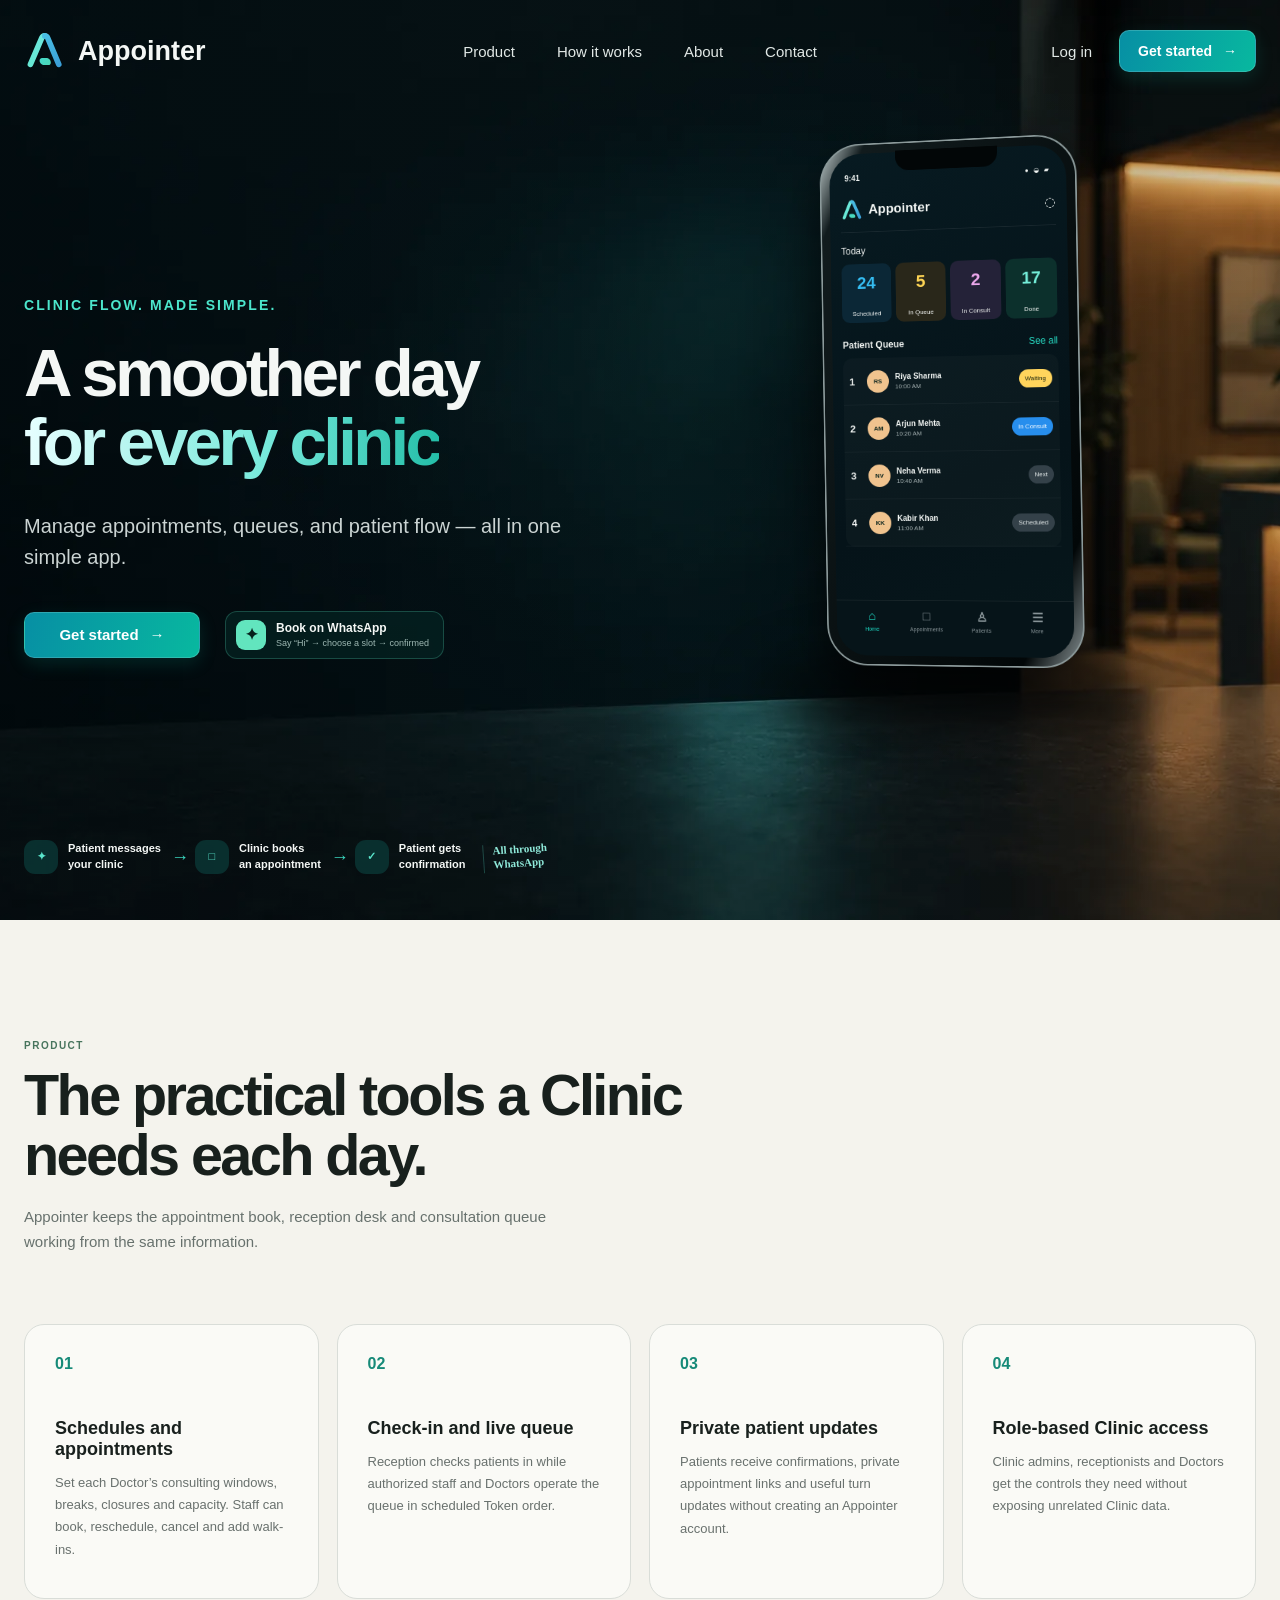
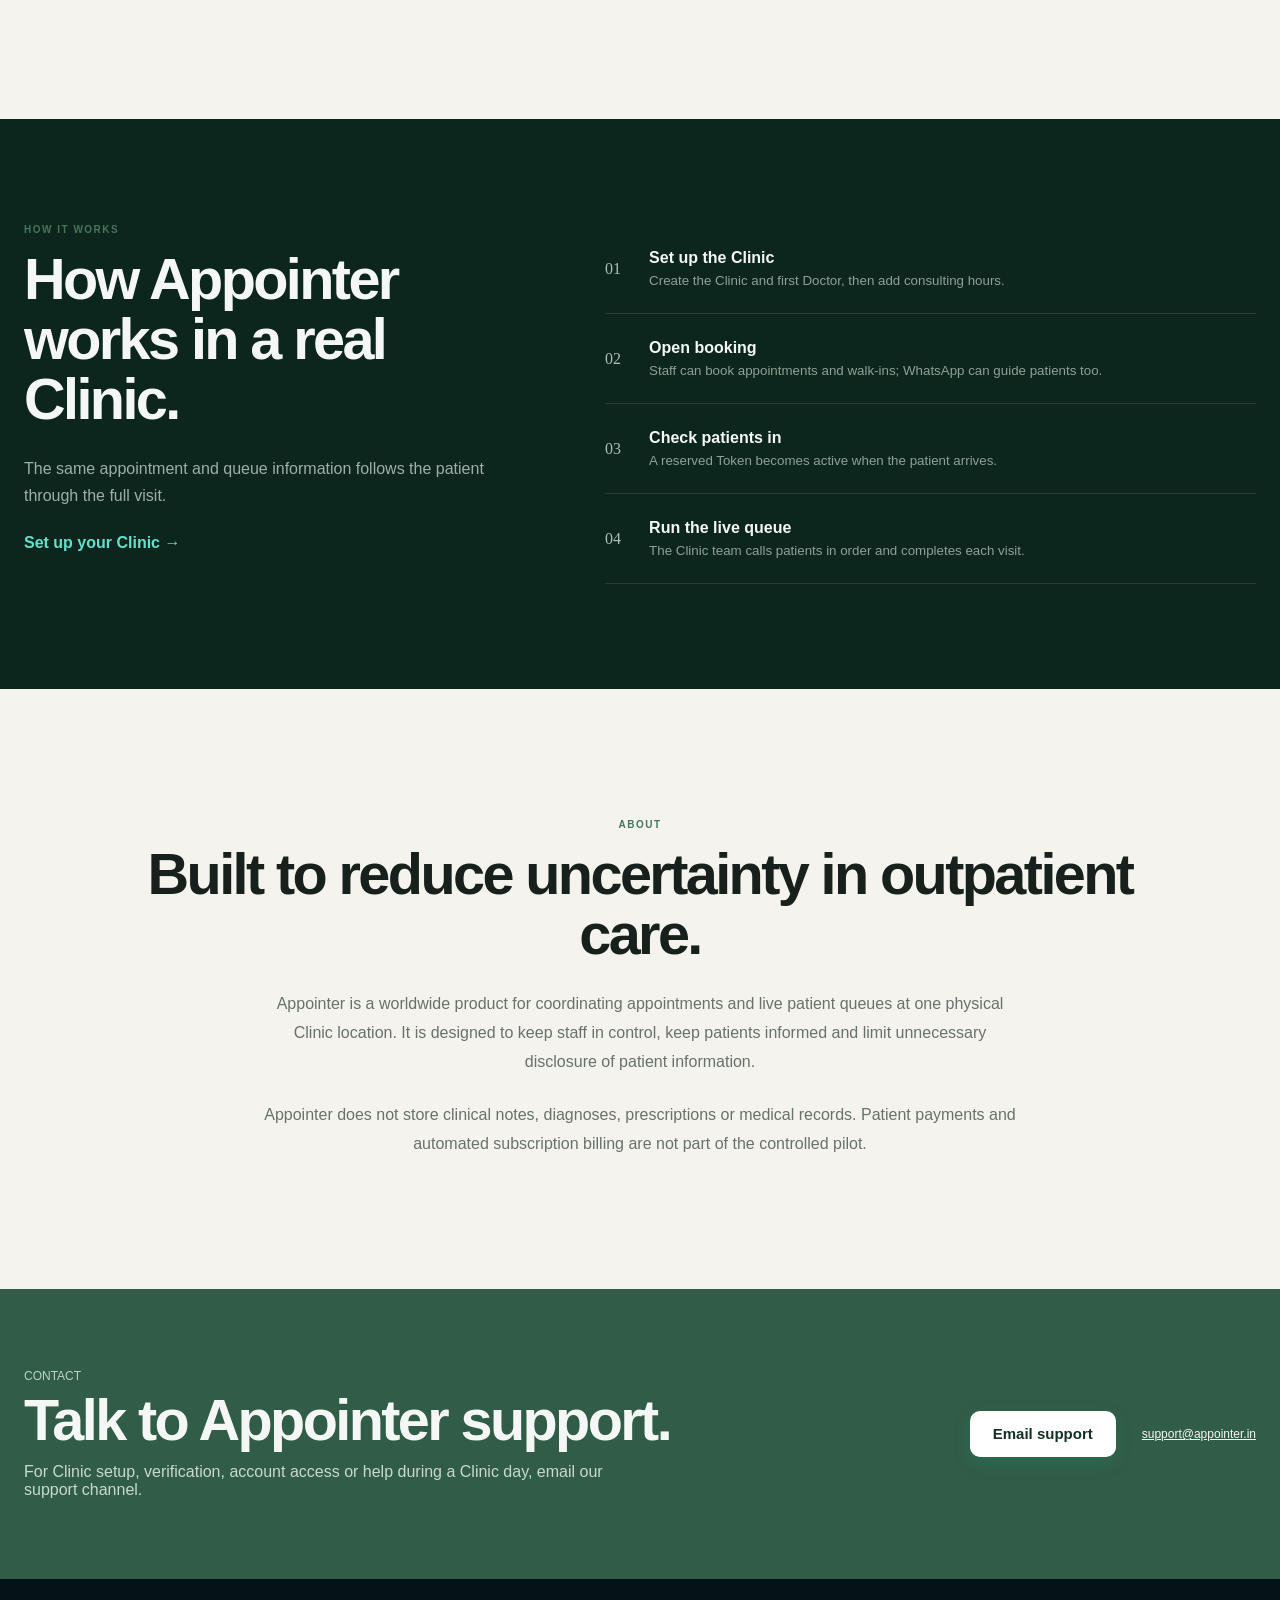
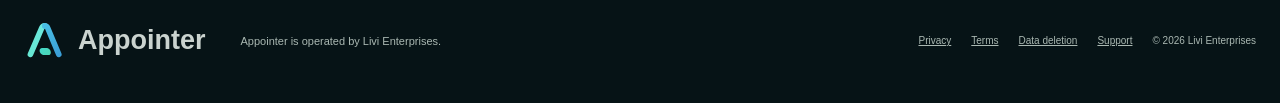
<file: index.html>
<!doctype html>
<html lang="en">
<head>
  <meta charset="utf-8">
  <meta name="viewport" content="width=device-width, initial-scale=1">
  <title>Appointer — Clinic appointments and live queues</title>
  <meta name="description" content="Manage Clinic appointments, patient check-in and live queues in one calm Appointer workspace.">
  <meta name="theme-color" content="#061316">
  <meta property="og:title" content="Appointer — Clinic appointments and live queues">
  <meta property="og:description" content="A smoother day for every clinic.">
  <meta property="og:image" content="https://www.appointer.in/og.webp">
  <meta property="og:type" content="website">
  <link rel="canonical" href="https://www.appointer.in/">
  <link rel="icon" href="/appointer-brand-icon.svg" type="image/svg+xml">
  <link rel="stylesheet" href="/site.css">
</head>
<body>
  <header class="site-header">
    <a class="brand" href="#top" aria-label="Appointer home"><img src="/appointer-brand-icon.svg" alt=""><strong>Appointer</strong></a>
    <nav aria-label="Main navigation"><a href="#product">Product</a><a href="#how-it-works">How it works</a><a href="#about">About</a><a href="#contact">Contact</a></nav>
    <div class="nav-actions"><a href="https://app.appointer.in/login">Log in</a><a class="button small" href="https://app.appointer.in/signup">Get started <span>→</span></a></div>
  </header>

  <main id="top">
    <section class="hero">
      <div class="hero-copy">
        <p class="kicker">CLINIC FLOW. MADE SIMPLE.</p>
        <h1>A smoother day<br><span>for every clinic</span></h1>
        <p class="lede">Manage appointments, queues, and patient flow — all in one simple app.</p>
        <div class="hero-actions">
          <a class="button" href="https://app.appointer.in/signup">Get started <span>→</span></a>
          <div class="whatsapp-proof"><b>✦</b><span><strong>Book on WhatsApp</strong><small>Say “Hi” → choose a slot → confirmed</small></span></div>
        </div>
      </div>

      <div class="visual" aria-label="Appointer mobile queue preview">
        <div class="phone-shadow"></div>
        <div class="phone"><div class="notch"></div><div class="screen">
          <div class="status"><b>9:41</b><span>● ◒ ▰</span></div>
          <header><div><img src="/appointer-brand-icon.svg" alt=""><strong>Appointer</strong></div><span>◌</span></header>
          <p>Today</p>
          <div class="stats"><article><b>24</b><span>Scheduled</span></article><article><b>5</b><span>In Queue</span></article><article><b>2</b><span>In Consult</span></article><article><b>17</b><span>Done</span></article></div>
          <div class="queue-head"><strong>Patient Queue</strong><span>See all</span></div>
          <div class="patients">
            <div><b>1</b><i>RS</i><span><strong>Riya Sharma</strong><small>10:00 AM</small></span><em>Waiting</em></div>
            <div><b>2</b><i>AM</i><span><strong>Arjun Mehta</strong><small>10:20 AM</small></span><em>In Consult</em></div>
            <div><b>3</b><i>NV</i><span><strong>Neha Verma</strong><small>10:40 AM</small></span><em>Next</em></div>
            <div><b>4</b><i>KK</i><span><strong>Kabir Khan</strong><small>11:00 AM</small></span><em>Scheduled</em></div>
          </div>
          <footer><span><b>⌂</b>Home</span><span><b>□</b>Appointments</span><span><b>♙</b>Patients</span><span><b>☰</b>More</span></footer>
        </div></div>
      </div>

      <aside class="journey" aria-label="WhatsApp appointment flow">
        <ol><li><b>✦</b><span>Patient messages<br>your clinic</span></li><li><b>□</b><span>Clinic books<br>an appointment</span></li><li><b>✓</b><span>Patient gets<br>confirmation</span></li></ol>
        <small>All through<br>WhatsApp</small>
      </aside>
    </section>

    <section id="product" class="section">
      <div class="section-head"><p>PRODUCT</p><h2>The practical tools a Clinic needs each day.</h2><span>Appointer keeps the appointment book, reception desk and consultation queue working from the same information.</span></div>
      <div class="features">
        <article><b>01</b><h3>Schedules and appointments</h3><p>Set each Doctor’s consulting windows, breaks, closures and capacity. Staff can book, reschedule, cancel and add walk-ins.</p></article>
        <article><b>02</b><h3>Check-in and live queue</h3><p>Reception checks patients in while authorized staff and Doctors operate the queue in scheduled Token order.</p></article>
        <article><b>03</b><h3>Private patient updates</h3><p>Patients receive confirmations, private appointment links and useful turn updates without creating an Appointer account.</p></article>
        <article><b>04</b><h3>Role-based Clinic access</h3><p>Clinic admins, receptionists and Doctors get the controls they need without exposing unrelated Clinic data.</p></article>
      </div>
    </section>

    <section id="how-it-works" class="flow">
      <div><p class="label">HOW IT WORKS</p><h2>How Appointer works in a real Clinic.</h2><p>The same appointment and queue information follows the patient through the full visit.</p><a href="https://app.appointer.in/signup">Set up your Clinic →</a></div>
      <ol><li><span>01</span><div><strong>Set up the Clinic</strong><small>Create the Clinic and first Doctor, then add consulting hours.</small></div></li><li><span>02</span><div><strong>Open booking</strong><small>Staff can book appointments and walk-ins; WhatsApp can guide patients too.</small></div></li><li><span>03</span><div><strong>Check patients in</strong><small>A reserved Token becomes active when the patient arrives.</small></div></li><li><span>04</span><div><strong>Run the live queue</strong><small>The Clinic team calls patients in order and completes each visit.</small></div></li></ol>
    </section>

    <section id="about" class="about"><p class="label">ABOUT</p><h2>Built to reduce uncertainty in outpatient care.</h2><p>Appointer is a worldwide product for coordinating appointments and live patient queues at one physical Clinic location. It is designed to keep staff in control, keep patients informed and limit unnecessary disclosure of patient information.</p><p>Appointer does not store clinical notes, diagnoses, prescriptions or medical records. Patient payments and automated subscription billing are not part of the controlled pilot.</p></section>

    <section id="contact" class="contact"><div><p>CONTACT</p><h2>Talk to Appointer support.</h2><span>For Clinic setup, verification, account access or help during a Clinic day, email our support channel.</span></div><div><a class="button light" href="mailto:support@appointer.in">Email support</a><a href="mailto:support@appointer.in">support@appointer.in</a></div></section>
  </main>

  <footer class="site-footer"><a class="brand" href="#top"><img src="/appointer-brand-icon.svg" alt=""><strong>Appointer</strong></a><p>Appointer is operated by Livi Enterprises.</p><nav aria-label="Legal and support"><a href="/privacy">Privacy</a><a href="/terms">Terms</a><a href="/data-deletion">Data deletion</a><a href="/support">Support</a><span>© 2026 Livi Enterprises</span></nav></footer>
  <a class="mobile-cta" href="https://app.appointer.in/signup">Get started →</a>
</body>
</html>
</file>
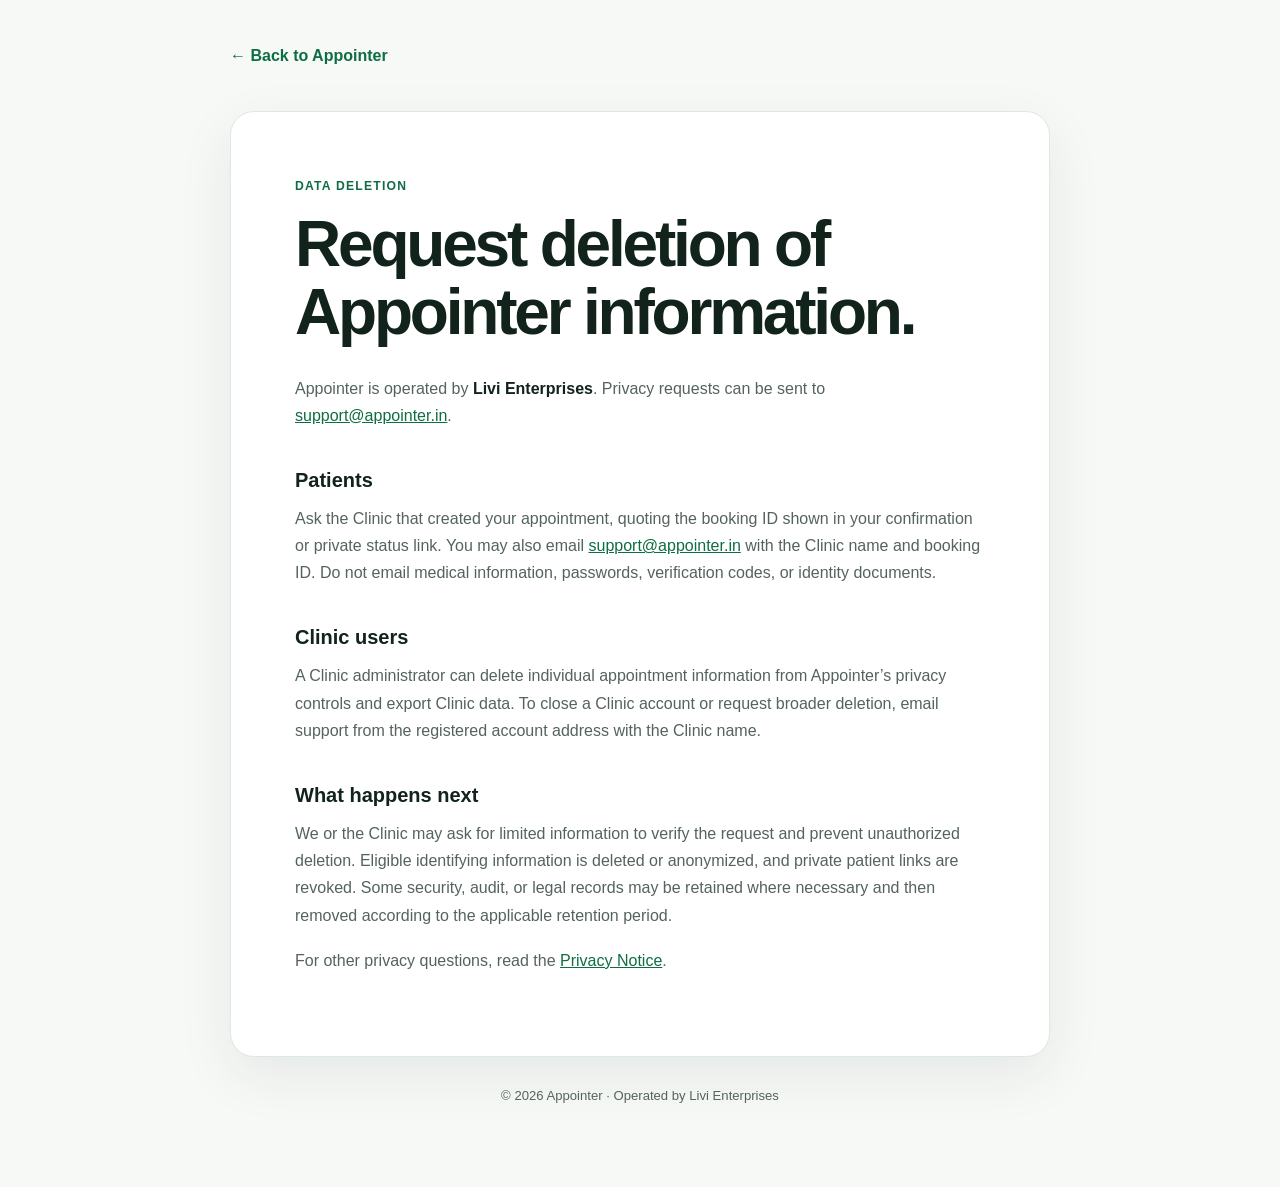
<file: data-deletion/index.html>
<!doctype html>
<html lang="en">
<head>
  <meta charset="utf-8">
  <meta name="viewport" content="width=device-width, initial-scale=1">
  <title>Data Deletion · Appointer</title>
  <meta name="description" content="How to request deletion of information processed by Appointer.">
  <link rel="canonical" href="https://www.appointer.in/data-deletion">
  <link rel="stylesheet" href="/legal.css">
</head>
<body><main class="shell"><a class="back" href="/">← Back to Appointer</a><article>
  <p class="eyebrow">Data Deletion</p>
  <h1>Request deletion of Appointer information.</h1>
  <p>Appointer is operated by <strong>Livi Enterprises</strong>. Privacy requests can be sent to <a href="mailto:support@appointer.in">support@appointer.in</a>.</p>
  <h2>Patients</h2><p>Ask the Clinic that created your appointment, quoting the booking ID shown in your confirmation or private status link. You may also email <a href="mailto:support@appointer.in?subject=Data%20deletion%20request">support@appointer.in</a> with the Clinic name and booking ID. Do not email medical information, passwords, verification codes, or identity documents.</p>
  <h2>Clinic users</h2><p>A Clinic administrator can delete individual appointment information from Appointer’s privacy controls and export Clinic data. To close a Clinic account or request broader deletion, email support from the registered account address with the Clinic name.</p>
  <h2>What happens next</h2><p>We or the Clinic may ask for limited information to verify the request and prevent unauthorized deletion. Eligible identifying information is deleted or anonymized, and private patient links are revoked. Some security, audit, or legal records may be retained where necessary and then removed according to the applicable retention period.</p>
  <p>For other privacy questions, read the <a href="/privacy">Privacy Notice</a>.</p>
</article><footer>© 2026 Appointer · Operated by Livi Enterprises</footer></main></body>
</html>
</file>
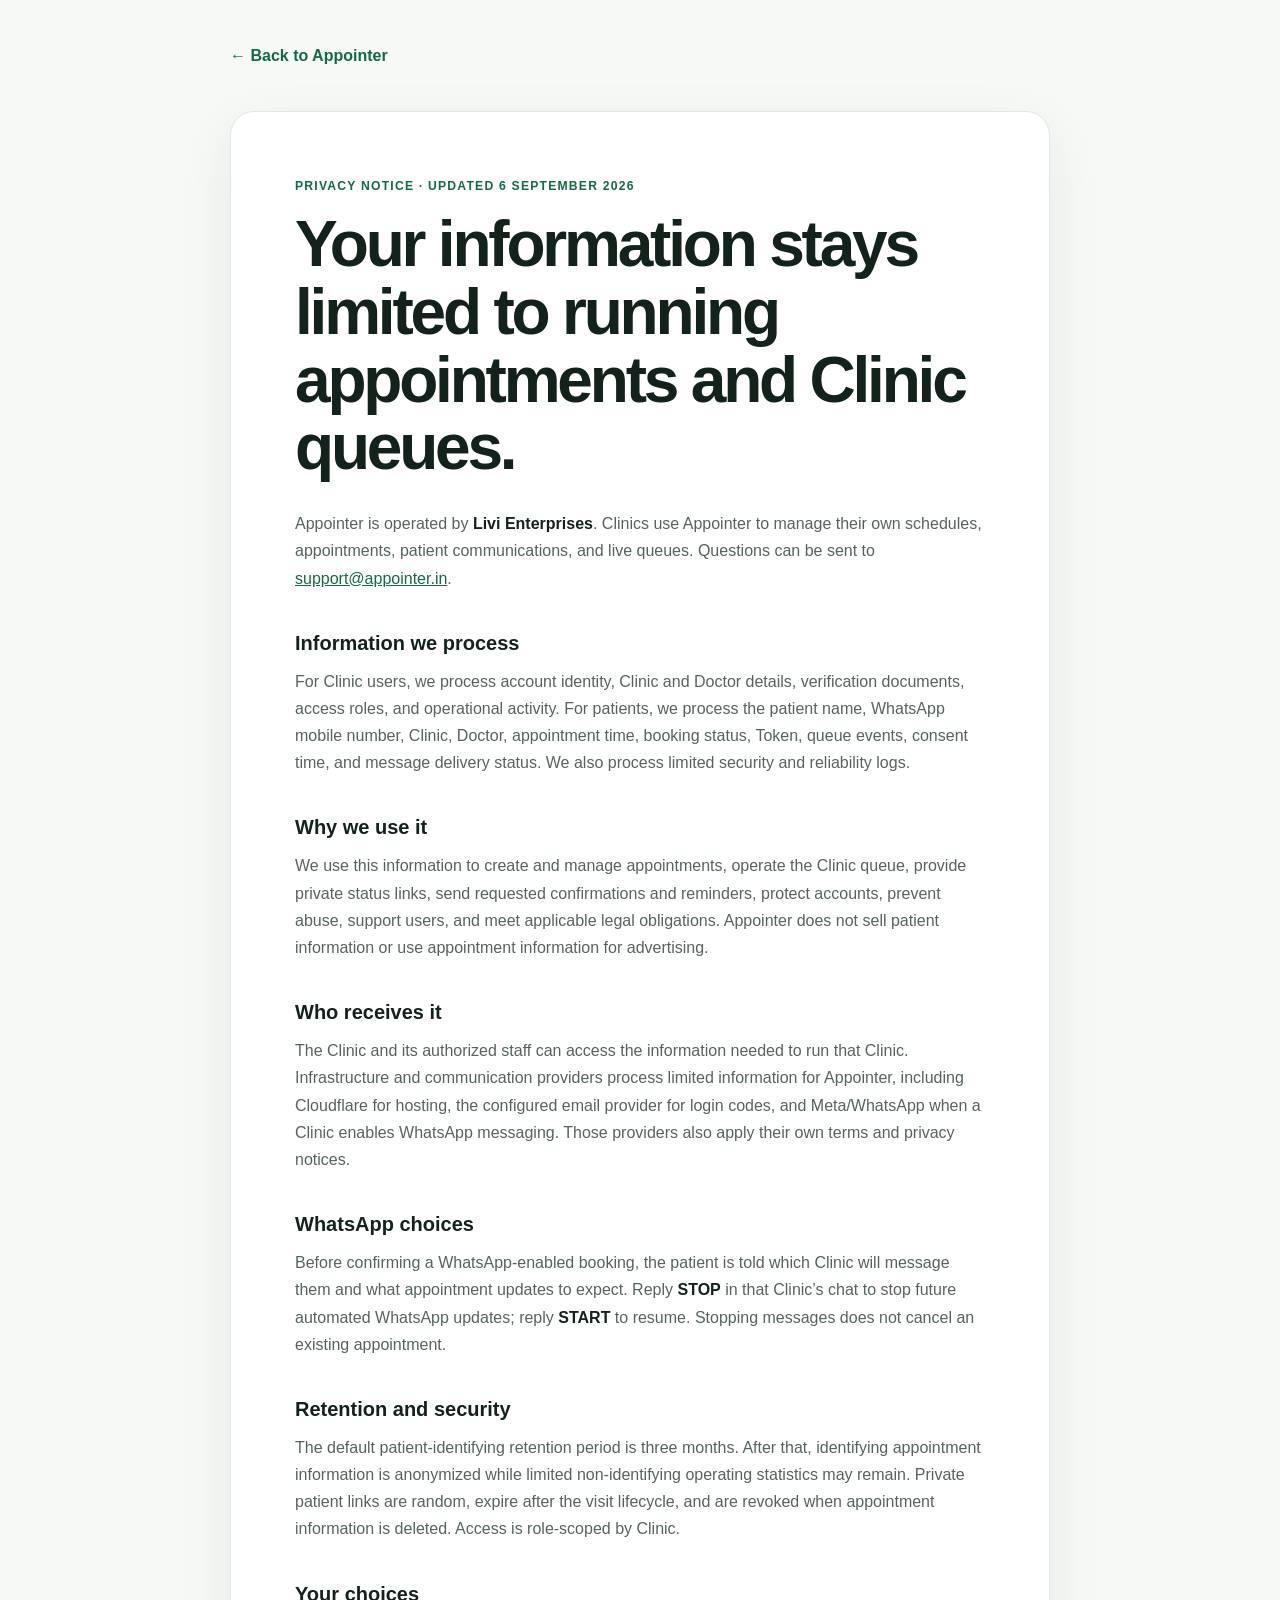
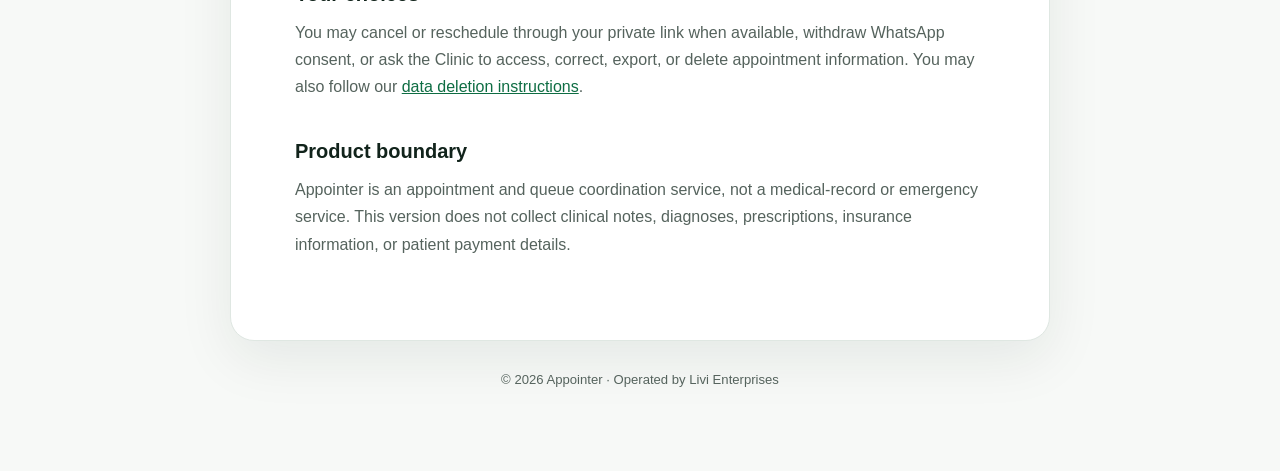
<file: privacy/index.html>
<!doctype html>
<html lang="en">
<head>
  <meta charset="utf-8">
  <meta name="viewport" content="width=device-width, initial-scale=1">
  <title>Privacy Notice · Appointer</title>
  <meta name="description" content="How Appointer uses Clinic, appointment, and WhatsApp information.">
  <link rel="canonical" href="https://www.appointer.in/privacy">
  <link rel="stylesheet" href="/legal.css">
</head>
<body><main class="shell"><a class="back" href="/">← Back to Appointer</a><article>
  <p class="eyebrow">Privacy Notice · Updated 6 September 2026</p>
  <h1>Your information stays limited to running appointments and Clinic queues.</h1>
  <p>Appointer is operated by <strong>Livi Enterprises</strong>. Clinics use Appointer to manage their own schedules, appointments, patient communications, and live queues. Questions can be sent to <a href="mailto:support@appointer.in">support@appointer.in</a>.</p>
  <h2>Information we process</h2><p>For Clinic users, we process account identity, Clinic and Doctor details, verification documents, access roles, and operational activity. For patients, we process the patient name, WhatsApp mobile number, Clinic, Doctor, appointment time, booking status, Token, queue events, consent time, and message delivery status. We also process limited security and reliability logs.</p>
  <h2>Why we use it</h2><p>We use this information to create and manage appointments, operate the Clinic queue, provide private status links, send requested confirmations and reminders, protect accounts, prevent abuse, support users, and meet applicable legal obligations. Appointer does not sell patient information or use appointment information for advertising.</p>
  <h2>Who receives it</h2><p>The Clinic and its authorized staff can access the information needed to run that Clinic. Infrastructure and communication providers process limited information for Appointer, including Cloudflare for hosting, the configured email provider for login codes, and Meta/WhatsApp when a Clinic enables WhatsApp messaging. Those providers also apply their own terms and privacy notices.</p>
  <h2>WhatsApp choices</h2><p>Before confirming a WhatsApp-enabled booking, the patient is told which Clinic will message them and what appointment updates to expect. Reply <strong>STOP</strong> in that Clinic’s chat to stop future automated WhatsApp updates; reply <strong>START</strong> to resume. Stopping messages does not cancel an existing appointment.</p>
  <h2>Retention and security</h2><p>The default patient-identifying retention period is three months. After that, identifying appointment information is anonymized while limited non-identifying operating statistics may remain. Private patient links are random, expire after the visit lifecycle, and are revoked when appointment information is deleted. Access is role-scoped by Clinic.</p>
  <h2>Your choices</h2><p>You may cancel or reschedule through your private link when available, withdraw WhatsApp consent, or ask the Clinic to access, correct, export, or delete appointment information. You may also follow our <a href="/data-deletion">data deletion instructions</a>.</p>
  <h2>Product boundary</h2><p>Appointer is an appointment and queue coordination service, not a medical-record or emergency service. This version does not collect clinical notes, diagnoses, prescriptions, insurance information, or patient payment details.</p>
</article><footer>© 2026 Appointer · Operated by Livi Enterprises</footer></main></body>
</html>
</file>
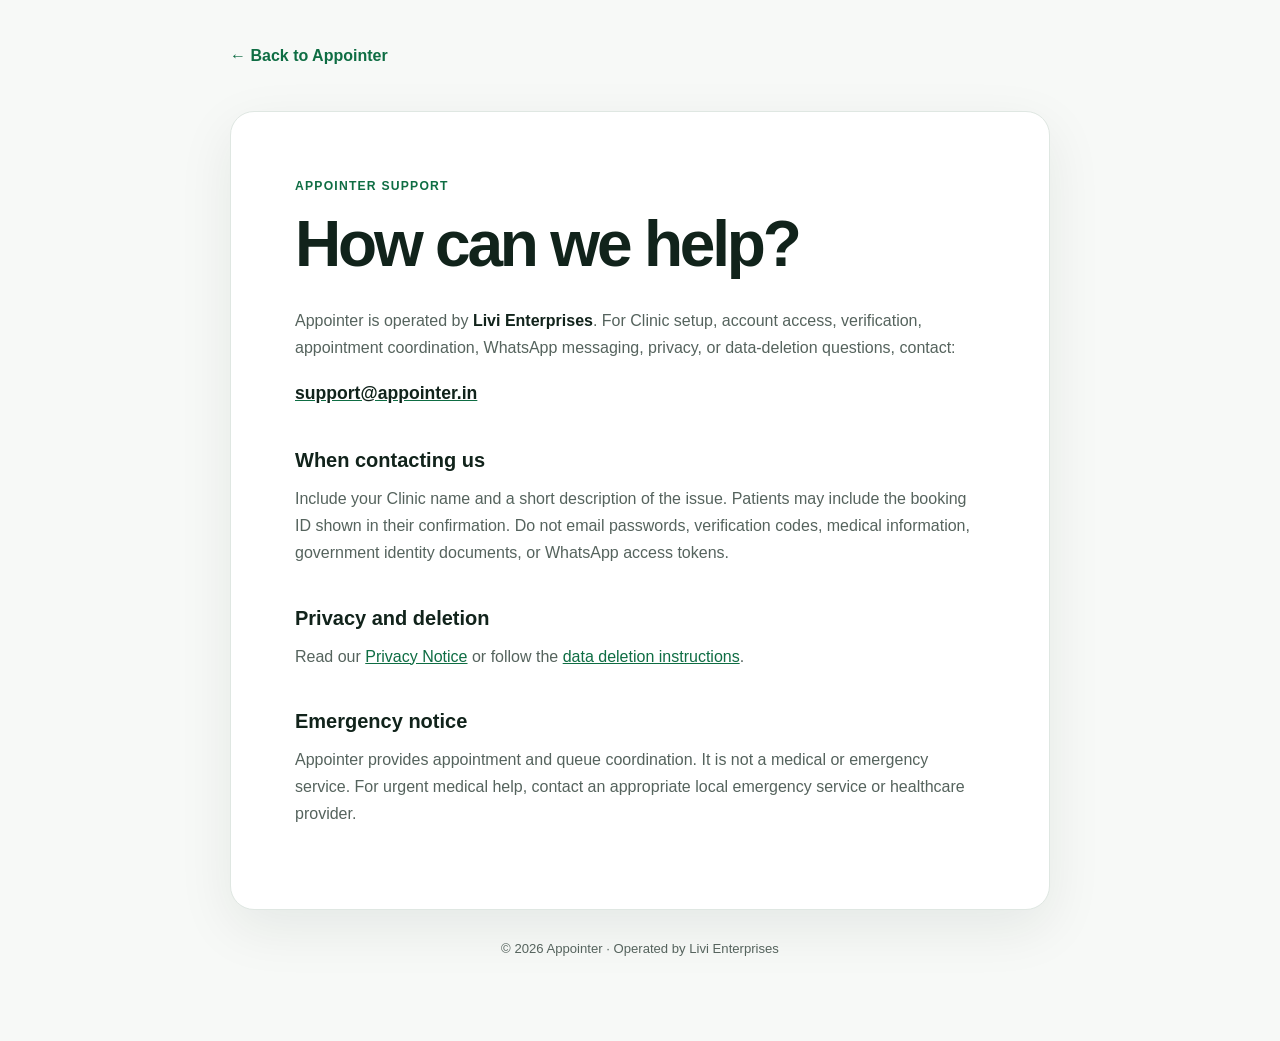
<file: support/index.html>
<!doctype html>
<html lang="en">
<head>
  <meta charset="utf-8">
  <meta name="viewport" content="width=device-width, initial-scale=1">
  <title>Support · Appointer</title>
  <meta name="description" content="Contact Appointer support for account, appointment, privacy, and Clinic setup questions.">
  <link rel="canonical" href="https://www.appointer.in/support">
  <link rel="stylesheet" href="/legal.css">
</head>
<body><main class="shell"><a class="back" href="/">← Back to Appointer</a><article>
  <p class="eyebrow">Appointer Support</p>
  <h1>How can we help?</h1>
  <p>Appointer is operated by <strong>Livi Enterprises</strong>. For Clinic setup, account access, verification, appointment coordination, WhatsApp messaging, privacy, or data-deletion questions, contact:</p>
  <p class="contact"><a href="mailto:support@appointer.in"><strong>support@appointer.in</strong></a></p>
  <h2>When contacting us</h2><p>Include your Clinic name and a short description of the issue. Patients may include the booking ID shown in their confirmation. Do not email passwords, verification codes, medical information, government identity documents, or WhatsApp access tokens.</p>
  <h2>Privacy and deletion</h2><p>Read our <a href="/privacy">Privacy Notice</a> or follow the <a href="/data-deletion">data deletion instructions</a>.</p>
  <h2>Emergency notice</h2><p>Appointer provides appointment and queue coordination. It is not a medical or emergency service. For urgent medical help, contact an appropriate local emergency service or healthcare provider.</p>
</article><footer>© 2026 Appointer · Operated by Livi Enterprises</footer></main></body>
</html>
</file>
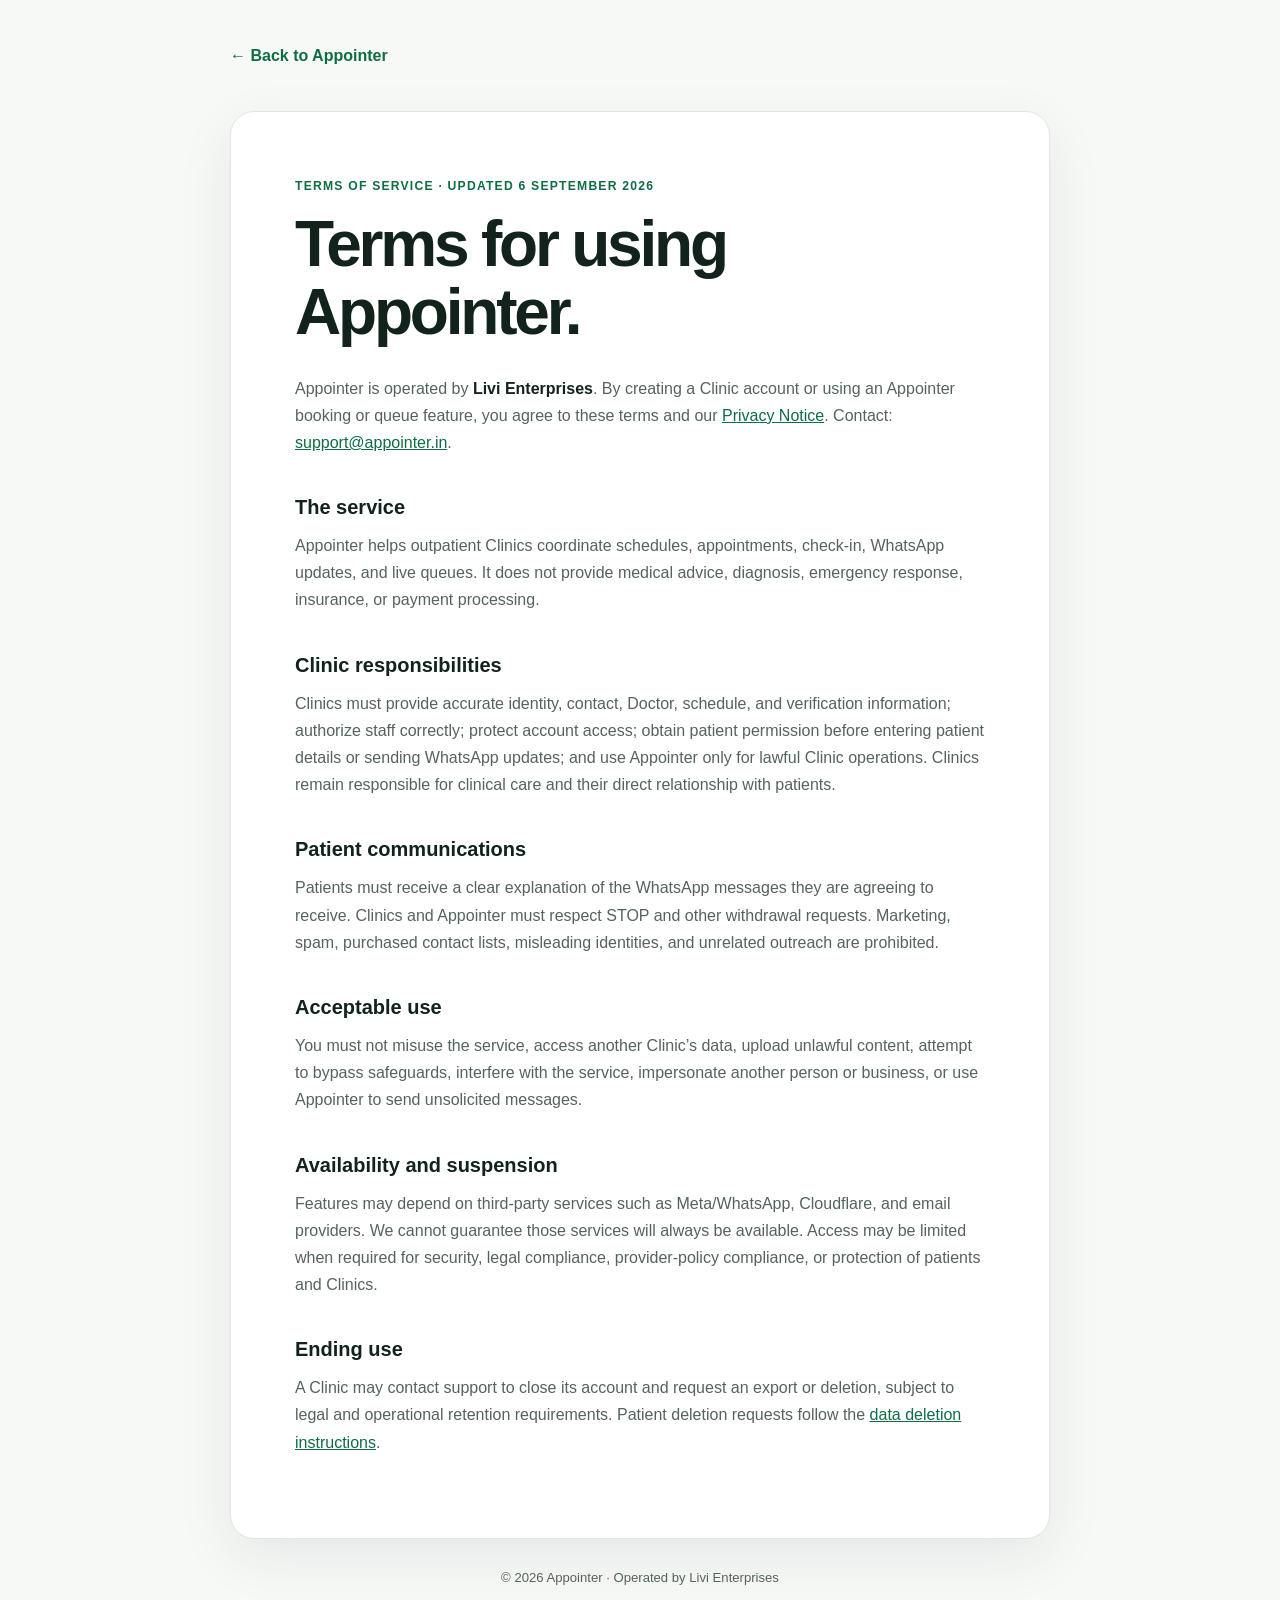
<file: terms/index.html>
<!doctype html>
<html lang="en">
<head>
  <meta charset="utf-8">
  <meta name="viewport" content="width=device-width, initial-scale=1">
  <title>Terms of Service · Appointer</title>
  <meta name="description" content="Terms for using the Appointer appointment and queue service.">
  <link rel="canonical" href="https://www.appointer.in/terms">
  <link rel="stylesheet" href="/legal.css">
</head>
<body><main class="shell"><a class="back" href="/">← Back to Appointer</a><article>
  <p class="eyebrow">Terms of Service · Updated 6 September 2026</p>
  <h1>Terms for using Appointer.</h1>
  <p>Appointer is operated by <strong>Livi Enterprises</strong>. By creating a Clinic account or using an Appointer booking or queue feature, you agree to these terms and our <a href="/privacy">Privacy Notice</a>. Contact: <a href="mailto:support@appointer.in">support@appointer.in</a>.</p>
  <h2>The service</h2><p>Appointer helps outpatient Clinics coordinate schedules, appointments, check-in, WhatsApp updates, and live queues. It does not provide medical advice, diagnosis, emergency response, insurance, or payment processing.</p>
  <h2>Clinic responsibilities</h2><p>Clinics must provide accurate identity, contact, Doctor, schedule, and verification information; authorize staff correctly; protect account access; obtain patient permission before entering patient details or sending WhatsApp updates; and use Appointer only for lawful Clinic operations. Clinics remain responsible for clinical care and their direct relationship with patients.</p>
  <h2>Patient communications</h2><p>Patients must receive a clear explanation of the WhatsApp messages they are agreeing to receive. Clinics and Appointer must respect STOP and other withdrawal requests. Marketing, spam, purchased contact lists, misleading identities, and unrelated outreach are prohibited.</p>
  <h2>Acceptable use</h2><p>You must not misuse the service, access another Clinic’s data, upload unlawful content, attempt to bypass safeguards, interfere with the service, impersonate another person or business, or use Appointer to send unsolicited messages.</p>
  <h2>Availability and suspension</h2><p>Features may depend on third-party services such as Meta/WhatsApp, Cloudflare, and email providers. We cannot guarantee those services will always be available. Access may be limited when required for security, legal compliance, provider-policy compliance, or protection of patients and Clinics.</p>
  <h2>Ending use</h2><p>A Clinic may contact support to close its account and request an export or deletion, subject to legal and operational retention requirements. Patient deletion requests follow the <a href="/data-deletion">data deletion instructions</a>.</p>
</article><footer>© 2026 Appointer · Operated by Livi Enterprises</footer></main></body>
</html>
</file>
<file: site.css>
:root{--dark:#061316;--ink:#18201d;--muted:#67716d;--paper:#f4f3ed}*{box-sizing:border-box}html{scroll-behavior:smooth}body{margin:0;color:#f4f7f5;background:var(--dark);font-family:Inter,ui-sans-serif,-apple-system,BlinkMacSystemFont,"Segoe UI",sans-serif;-webkit-font-smoothing:antialiased}a{color:inherit}.site-header{position:absolute;z-index:20;top:0;left:50%;width:min(100% - 48px,1400px);height:102px;transform:translateX(-50%);display:grid;grid-template-columns:1fr auto 1fr;align-items:center;gap:32px}.brand{display:inline-flex;align-items:center;gap:14px;color:inherit;text-decoration:none;font-size:27px}.brand img{width:40px;height:40px}.site-header nav{display:flex;gap:42px}.site-header nav a,.nav-actions>a:first-child{color:#e1e8e6;text-decoration:none;font-size:15px}.nav-actions{justify-self:end;display:flex;align-items:center;gap:27px}.button{min-height:46px;padding:0 22px;display:inline-flex;align-items:center;justify-content:center;gap:11px;border:1px solid rgba(255,255,255,.16);border-radius:10px;color:#fff;background:linear-gradient(110deg,#078fa4,#08b89f);box-shadow:0 6px 18px rgba(17,181,153,.16);text-decoration:none;font-size:15px;font-weight:750;transition:.2s}.button:hover{transform:translateY(-2px);background:linear-gradient(135deg,#3bd7bf,#18b99e)}.button.small{min-height:42px;padding:0 18px;font-size:14px}.hero{position:relative;min-height:920px;padding:136px max(24px,calc((100vw - 1400px)/2)) 80px;display:grid;grid-template-columns:minmax(560px,.98fr) minmax(520px,1.02fr);align-items:center;gap:32px;overflow:hidden;background:#061316 url("/hero-clinic-background.webp") center/cover no-repeat}.hero:before{content:"";position:absolute;inset:0;background:linear-gradient(90deg,rgba(2,12,15,.4),rgba(2,12,15,.18) 55%,rgba(2,8,9,.14)),radial-gradient(ellipse at 65% 45%,rgba(0,7,9,.42),transparent 52%)}.hero-copy{position:relative;z-index:2;max-width:720px;padding-bottom:20px}.kicker{margin:0 0 26px;color:#4ce6cc;font-size:14px;font-weight:650;letter-spacing:.15em}.hero h1{margin:0;font-size:clamp(58px,5.25vw,84px);line-height:1.02;letter-spacing:-.055em}.hero h1 span{color:transparent;background:linear-gradient(90deg,#e7ffff,#77e9db 58%,#24bea8);-webkit-background-clip:text;background-clip:text}.lede{max-width:600px;margin:34px 0 0;color:#cbd4d3;font-size:20px;line-height:1.55}.hero-actions{margin-top:38px;display:flex;align-items:center;gap:25px}.hero-actions>.button{min-width:176px}.whatsapp-proof{min-height:48px;padding:6px 14px 6px 10px;display:flex;align-items:center;gap:10px;border:1px solid rgba(92,225,194,.24);border-radius:12px;background:rgba(5,35,34,.72)}.whatsapp-proof>b{width:30px;height:30px;display:grid;place-items:center;border-radius:9px;color:#06211c;background:#62e5be}.whatsapp-proof strong,.whatsapp-proof small{display:block}.whatsapp-proof strong{font-size:12px}.whatsapp-proof small{margin-top:3px;color:#9db7b2;font-size:9px;white-space:nowrap}.visual{position:relative;z-index:2;min-height:690px;align-self:end;display:grid;place-items:center;transform:translateY(-92px)}.phone-shadow{position:absolute;z-index:1;bottom:17px;width:370px;height:74px;border-radius:50%;background:rgba(0,0,0,.62);filter:blur(28px)}.phone{position:relative;z-index:3;width:332px;height:676px;padding:11px;border:2px solid #8b999a;border-radius:53px;background:linear-gradient(115deg,#c4d0d0,#111b1d 9%,#020708 88%,#879294);box-shadow:0 34px 60px rgba(0,0,0,.62);transform:perspective(1000px) rotateY(-7deg) rotateZ(-1deg) scale(.78)}.notch{position:absolute;z-index:6;top:9px;left:50%;width:132px;height:26px;border-radius:0 0 18px 18px;background:#020607;transform:translateX(-50%)}.screen{position:relative;height:100%;padding:18px 14px 10px;overflow:hidden;border-radius:41px;background:linear-gradient(155deg,#071a21,#051319 64%,#07171b)}.status{height:26px;display:flex;align-items:center;justify-content:space-between;padding:0 6px;font-size:10px}.status span{font-size:8px;letter-spacing:2px}.screen>header{height:58px;display:flex;align-items:center;justify-content:space-between;border-bottom:1px solid rgba(255,255,255,.07)}.screen>header>div{display:flex;align-items:center;gap:8px}.screen>header img{width:29px;height:29px}.screen>header strong{font-size:17px}.screen>p{margin:17px 0 10px;font-size:12px}.stats{display:grid;grid-template-columns:repeat(4,1fr);gap:6px}.stats article{height:76px;padding:12px 4px 7px;display:flex;flex-direction:column;align-items:center;justify-content:space-between;border-radius:10px;background:#0b2736}.stats article:nth-child(2){background:#29271a}.stats article:nth-child(3){background:#242238}.stats article:nth-child(4){background:#0c302c}.stats b{color:#35bdf2;font-size:22px}.stats article:nth-child(2) b{color:#ffd554}.stats article:nth-child(3) b{color:#eda8ed}.stats article:nth-child(4) b{color:#74edd8}.stats span{font-size:8px}.queue-head{margin:22px 0 10px;display:flex;justify-content:space-between;font-size:12px}.queue-head span{color:#28e1c8}.patients{border-radius:12px;background:rgba(255,255,255,.025)}.patients>div{min-height:61px;padding:7px 8px;display:grid;grid-template-columns:16px 30px 1fr auto;gap:7px;align-items:center;border-bottom:1px solid rgba(255,255,255,.045)}.patients>div>b{font-size:13px}.patients i{width:29px;height:29px;display:grid;place-items:center;border-radius:50%;color:#09231d;background:#f0c38e;font-size:8px;font-style:normal;font-weight:800}.patients span strong,.patients span small{display:block}.patients span strong{font-size:10px}.patients span small{margin-top:3px;color:#a7b3b4;font-size:8px}.patients em{padding:7px 8px;border-radius:999px;color:#16220f;background:#ffd45c;font-size:8px;font-style:normal;white-space:nowrap}.patients>div:nth-child(2) em{color:#fff;background:#278eed}.patients>div:nth-child(n+3) em{color:#e8eeee;background:#344149}.screen>footer{position:absolute;right:0;bottom:0;left:0;height:72px;padding:11px;display:grid;grid-template-columns:repeat(4,1fr);border-top:1px solid rgba(255,255,255,.07);background:#061419}.screen>footer span{display:flex;flex-direction:column;align-items:center;gap:4px;color:#879397;font-size:7px}.screen>footer b{font-size:16px}.screen>footer span:first-child{color:#1fe1cb}.journey{position:absolute;z-index:4;left:max(24px,calc((100vw - 1400px)/2));bottom:5%;display:flex;align-items:center;gap:18px}.journey ol{margin:0;padding:0;display:flex;gap:34px;list-style:none}.journey li{position:relative;display:flex;align-items:center;gap:10px;font-size:11px;font-weight:650;line-height:1.45;white-space:nowrap}.journey li:not(:last-child):after{content:"→";position:absolute;left:calc(100% + 10px);color:#3bd7bf;font-size:18px}.journey li>b{width:34px;height:34px;display:grid;place-items:center;border-radius:11px;color:#5ae4cb;background:rgba(10,54,53,.82)}.journey small{padding-left:9px;border-left:1px solid rgba(90,228,203,.26);color:#8ee8d8;font:600 11px/1.25 cursive;transform:rotate(-4deg)}.section{padding:120px max(24px,calc((100vw - 1260px)/2));color:var(--ink);background:var(--paper)}.section-head{max-width:700px}.label,.section-head>p{margin:0 0 15px;color:#47745d;font-size:10px;font-weight:900;letter-spacing:.15em}.section h2,.flow h2,.about h2,.contact h2{margin:0;font-size:clamp(40px,4.5vw,64px);line-height:1.04;letter-spacing:-.045em}.section-head>span{display:block;max-width:560px;margin-top:19px;color:var(--muted);font-size:15px;line-height:1.65}.features{margin-top:70px;display:grid;grid-template-columns:repeat(4,1fr);gap:18px}.features article{min-height:275px;padding:30px;border:1px solid #d9ddd8;border-radius:20px;background:#fafaf6}.features article>b{color:#168a78}.features h3{margin:45px 0 12px;font-size:18px}.features p{margin:0;color:#69716e;font-size:13px;line-height:1.7}.flow{padding:105px max(24px,calc((100vw - 1260px)/2));display:grid;grid-template-columns:.85fr 1.15fr;gap:100px;background:#0d261d}.flow>div>p:not(.label){max-width:460px;margin:25px 0;color:#9db0a7;line-height:1.7}.flow a{color:#63e1cc;text-decoration:none;font-weight:700}.flow ol{margin:0;padding:0;list-style:none}.flow li{min-height:90px;display:flex;align-items:center;gap:28px;border-bottom:1px solid rgba(255,255,255,.1)}.flow li>span{color:#a9c0b4;font-family:Georgia,serif}.flow li div{display:grid;gap:6px}.flow li small{color:#8da197}.about{padding:130px max(24px,calc((100vw - 1040px)/2));color:var(--ink);background:var(--paper);text-align:center}.about p:not(.label){max-width:760px;margin:25px auto 0;color:#68716d;font-size:16px;line-height:1.8}.contact{padding:80px max(24px,calc((100vw - 1260px)/2));display:flex;align-items:center;justify-content:space-between;gap:40px;background:#315c47}.contact p{margin:0 0 8px;color:#b8d6c7;font-size:12px}.contact span{display:block;max-width:620px;margin-top:12px;color:#c8d9d0}.contact>div:last-child{display:flex;align-items:center;gap:26px}.contact>div:last-child>a:last-child{font-size:12px}.button.light{color:#143022;background:#fff}.site-footer{padding:42px max(24px,calc((100vw - 1260px)/2));display:grid;grid-template-columns:auto 1fr auto;gap:35px;align-items:center;color:#cad3cf}.site-footer p{margin:0;color:#aab8b2;font-size:11px}.site-footer nav{display:flex;gap:20px;color:#aab8b2;font-size:10px}.mobile-cta{display:none}
@media(max-width:900px){.site-header{height:82px;grid-template-columns:1fr auto}.site-header nav{display:none}.brand{font-size:20px}.hero{min-height:auto;padding-top:120px;grid-template-columns:1fr;gap:34px}.hero-copy{text-align:center;margin:auto}.kicker{margin-left:auto;margin-right:auto}.hero-actions{justify-content:center}.visual{min-height:650px;transform:none}.journey{position:relative;left:auto;bottom:auto;justify-self:center;margin-top:-42px;margin-bottom:20px}.features{grid-template-columns:1fr}.features article{min-height:220px}.flow{grid-template-columns:1fr;gap:55px}.site-footer{grid-template-columns:1fr}.site-footer nav{flex-wrap:wrap}}
@media(max-width:600px){.site-header{width:calc(100% - 32px);height:74px}.nav-actions>a:first-child{display:none}.button.small{min-height:39px;padding:0 13px}.hero{padding-top:122px;padding-bottom:70px}.hero h1{font-size:40px}.lede{font-size:15px}.hero-actions{flex-direction:column}.whatsapp-proof{width:min(100%,280px)}.visual{min-height:570px}.phone{width:280px;height:570px;border-radius:45px;transform:none}.screen{padding:15px 11px 8px;border-radius:35px}.notch{width:112px}.patients>div{min-height:48px}.screen>footer{height:59px}.journey{width:100%;margin-top:-24px;overflow-x:auto;justify-content:flex-start}.journey ol{gap:30px}.journey li{font-size:10px}.journey small{display:none}.section,.about{padding-top:82px;padding-bottom:82px}.contact{padding-top:60px;padding-bottom:60px;align-items:flex-start;flex-direction:column}.contact>div:last-child{align-items:flex-start;flex-direction:column}.site-footer{padding-bottom:100px}.mobile-cta{position:fixed;z-index:45;right:16px;bottom:max(14px,env(safe-area-inset-bottom));left:16px;min-height:50px;display:flex;align-items:center;justify-content:center;border:1px solid rgba(255,255,255,.25);border-radius:12px;color:#fff;background:linear-gradient(110deg,#078fa4,#08b89f);box-shadow:0 14px 34px rgba(0,20,22,.32);text-decoration:none;font-weight:750}}
</file>
<file: legal.css>
:root {
  --ink: #11231b;
  --ink-soft: #55635d;
  --paper: #f7f9f7;
  --surface: #ffffff;
  --line: #dfe7e2;
  --green: #178d5a;
  --green-dark: #0e6d43;
}

* { box-sizing: border-box; }

body {
  margin: 0;
  color: var(--ink);
  background: var(--paper);
  font-family: Inter, ui-sans-serif, -apple-system, BlinkMacSystemFont, "Segoe UI", sans-serif;
  line-height: 1.7;
  -webkit-font-smoothing: antialiased;
}

a { color: var(--green-dark); }

.shell {
  width: min(calc(100% - 40px), 820px);
  margin: 0 auto;
  padding: 42px 0 80px;
}

.back {
  display: inline-block;
  margin-bottom: 42px;
  font-weight: 700;
  text-decoration: none;
}

article {
  padding: clamp(28px, 6vw, 64px);
  background: var(--surface);
  border: 1px solid var(--line);
  border-radius: 24px;
  box-shadow: 0 18px 55px rgba(17, 35, 27, .08);
}

.eyebrow {
  margin: 0 0 14px;
  color: var(--green-dark);
  font-size: .76rem;
  font-weight: 800;
  letter-spacing: .1em;
  text-transform: uppercase;
}

h1 {
  margin: 0 0 28px;
  font-size: clamp(2.2rem, 6vw, 4rem);
  line-height: 1.06;
  letter-spacing: -.05em;
}

h2 {
  margin: 34px 0 8px;
  font-size: 1.25rem;
}

p { margin: 0 0 18px; color: var(--ink-soft); }
strong { color: var(--ink); }
.contact { font-size: 1.1rem; }

footer {
  margin-top: 28px;
  color: var(--ink-soft);
  font-size: .82rem;
  text-align: center;
}
</file>
